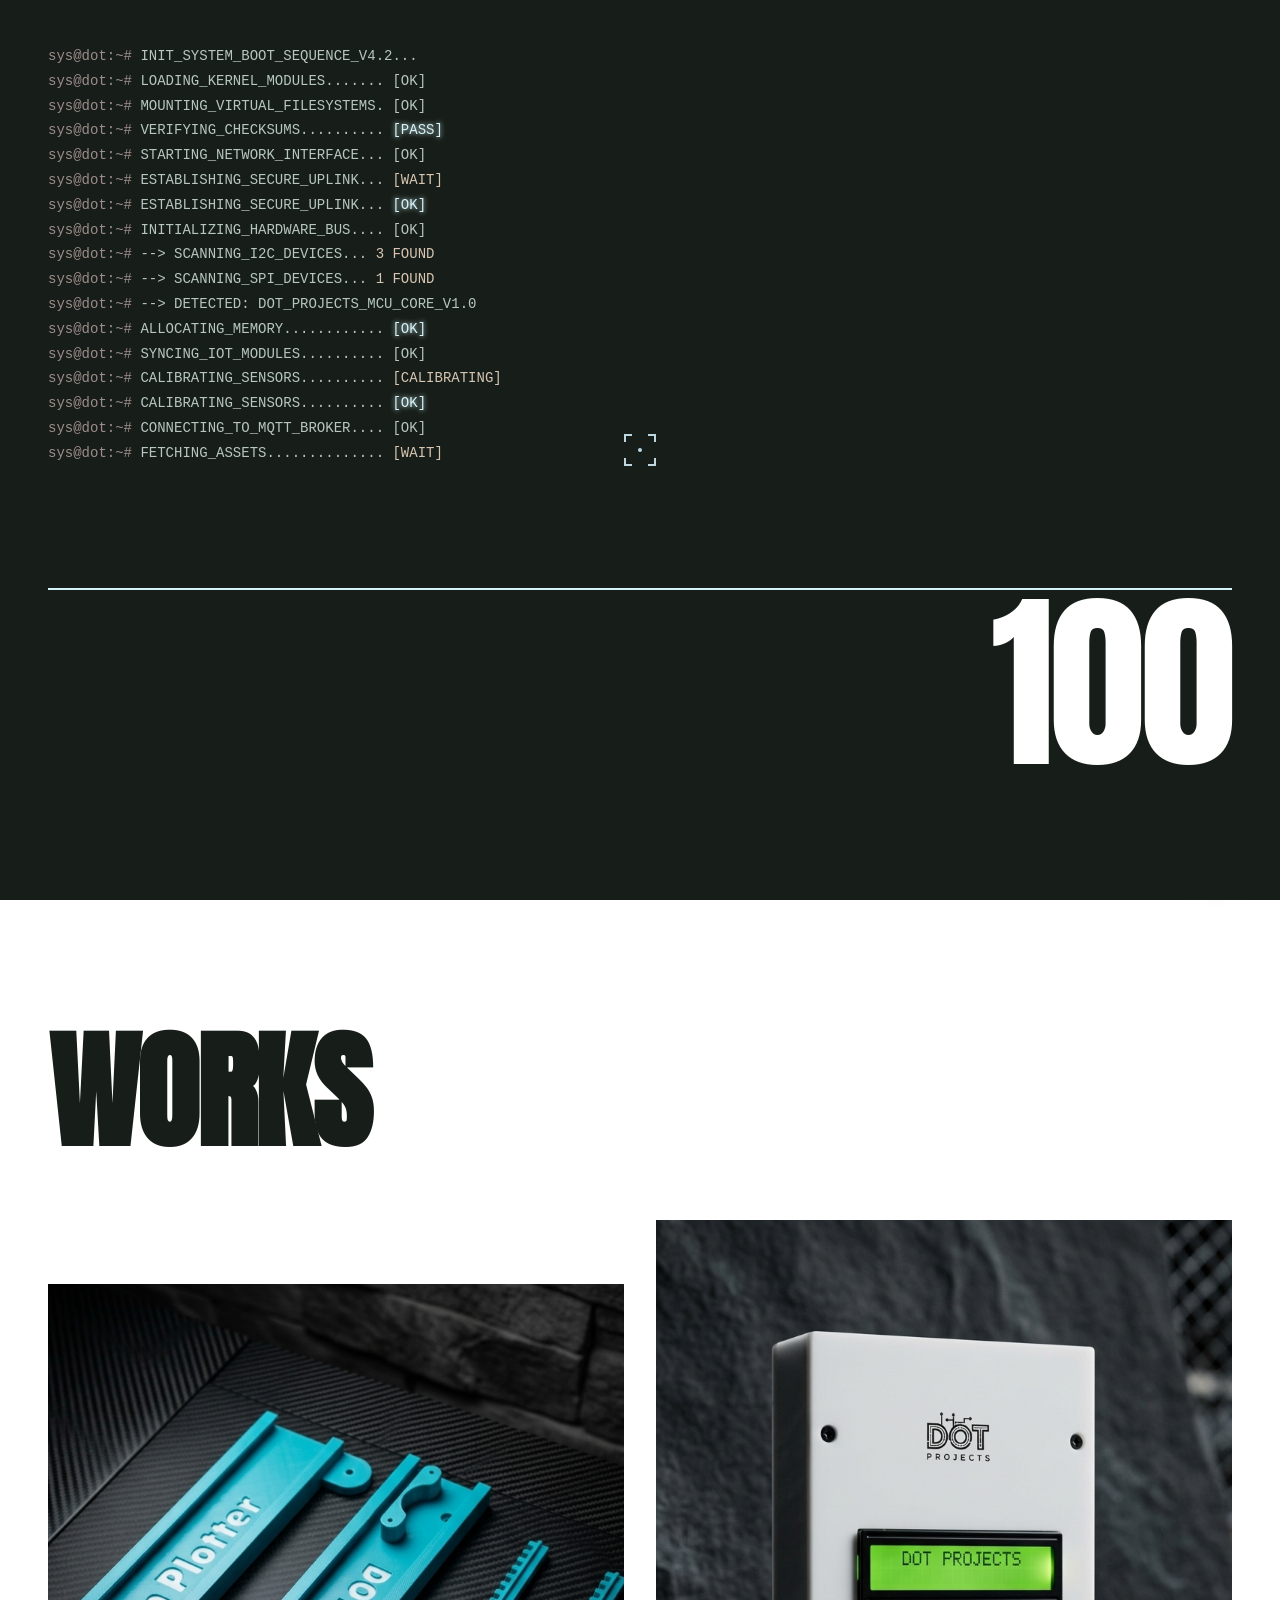
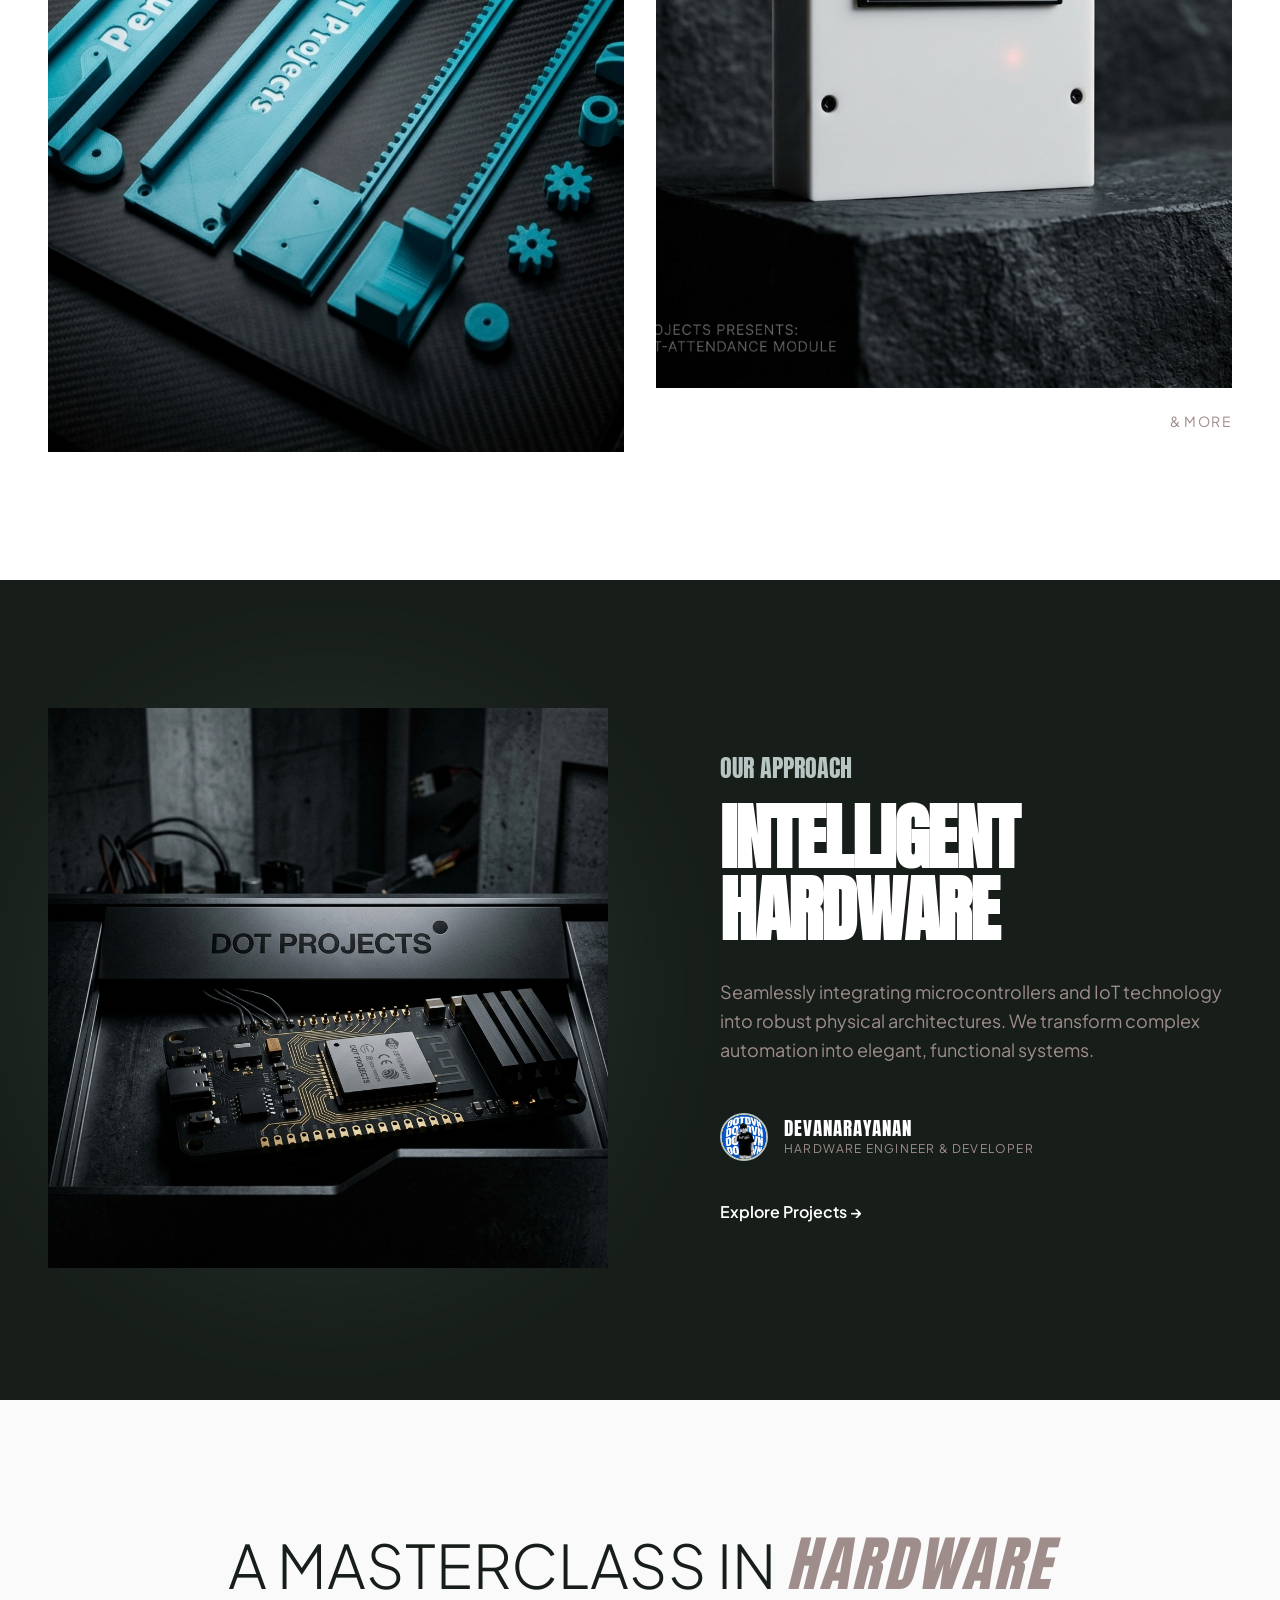
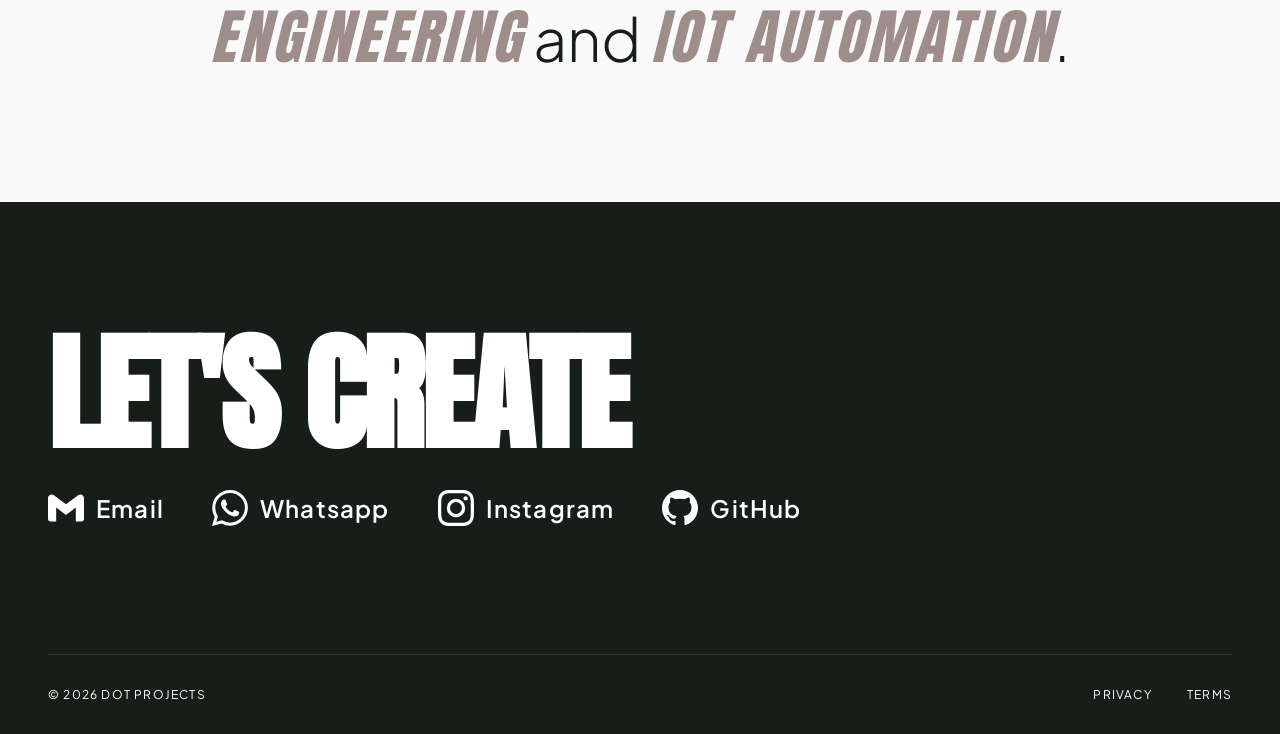
<file: index.html>
<!DOCTYPE html>
<html lang="en">

<head>
    <meta charset="UTF-8">
    <meta name="viewport" content="width=device-width, initial-scale=1.0">
    <title>DOT PROJECTS</title>
    <link rel="preconnect" href="https://fonts.googleapis.com">
    <link rel="preconnect" href="https://fonts.gstatic.com" crossorigin>
    <link
        href="https://fonts.googleapis.com/css2?family=Anton&family=Plus+Jakarta+Sans:ital,wght@0,300;0,400;0,600;1,400&display=swap"
        rel="stylesheet">
    <link rel="stylesheet" href="style.css">
</head>

<body>

    <!-- Terminal Preloader -->
    <div id="preloader" class="terminal-loader">
        <div class="terminal-content">
            <div id="terminal-lines" class="terminal-lines"></div>
            <div class="loader-bottom">
                <div class="loading-bar-container">
                    <div id="loading-bar" class="loading-bar"></div>
                </div>
                <div id="loading-percentage" class="anton-display massive-percentage">00</div>
            </div>
        </div>
    </div>

    <nav class="fixed-nav">
        <div class="logo">DOTDVN</div>
        <div class="nav-links">
            <a href="#contact">Contact</a>
        </div>
    </nav>

    <section class="hero dark-section">
        <div class="ambient-orb sage-orb"></div>
        <div class="ambient-orb soft-blue-orb"></div>
        <div class="hero-content">
            <h1 class="anton-display">DOT</h1>
            <h1 class="anton-display text-outline">PROJECTS</h1>
        </div>
        <div class="hero-bottom">
            <p class="hero-desc">Dot Projects builds innovative IoT solutions that connect devices, enable automation,
                and solve real-world problems. We turn ideas into smart, efficient, and practical systems.</p>
        </div>
        <div class="scroll-indicator center-scroll">
            <svg viewBox="0 0 24 24" width="24" height="24" fill="none" stroke="currentColor" stroke-width="2" stroke-linecap="round" stroke-linejoin="round">
                <polyline points="6 9 12 15 18 9"></polyline>
            </svg>
        </div>
    </section>

    <section id="work" class="portfolio light-section">
        <h2 class="section-heading anton-display">WORKS</h2>
        <div class="masonry-grid">
            <div class="grid-item item-even">
                <div class="image-wrapper">
                    <img src="assets/cnc_premium.png" alt="Project 2 - CNC Pen Plotter">
                </div>
            </div>
            <div class="grid-item">
                <div class="image-wrapper">
                    <img src="assets/rfid_premium.png" alt="Project 1 - RFID Attendance">
                </div>
                <p class="taupe-text"
                    style="margin-top: 1.5rem; font-size: 0.875rem; text-transform: uppercase; letter-spacing: 0.1em; text-align: right;">
                    &amp; More</p>
            </div>

        </div>
    </section>

    <section id="featured" class="featured dark-section">
        <div class="featured-left">
            <div class="cyan-offset"></div>
            <img src="assets/dot_projects_branding.png" alt="DOT Projects Branding">
        </div>
        <div class="featured-right">
            <span class="sage-label">OUR APPROACH</span>
            <h2 class="featured-heading anton-display">INTELLIGENT HARDWARE</h2>
            <p class="taupe-text">Seamlessly integrating microcontrollers and IoT technology into robust physical
                architectures. We transform complex automation into elegant, functional systems.</p>
            
            <div class="developer-profile" style="display: flex; align-items: center; gap: 1rem; margin: 2rem 0;">
                <a href="assets/dotdvn.jpeg" target="_blank" style="display: block; width: 48px; height: 48px; border-radius: 50%; text-decoration: none;" aria-label="View Profile Picture">
                    <img src="assets/dotdvn.jpeg" alt="Devanarayanan" class="developer-avatar" style="width: 100%; height: 100%; border-radius: 50%; object-fit: cover; border: 2px solid var(--color-sage, #a3b18a); transition: transform 0.3s ease; cursor: pointer;" onmouseover="this.style.transform='scale(1.1)'" onmouseout="this.style.transform='scale(1)'">
                </a>
                <div class="developer-details" style="display: flex; flex-direction: column;">
                    <span class="developer-name" style="font-family: 'Anton', sans-serif; letter-spacing: 0.05em; font-size: 1.2rem; color: var(--color-white, #f4f4f0); line-height: 1;">DEVANARAYANAN</span>
                    <span class="developer-role" style="font-size: 0.75rem; color: var(--color-taupe, #a1a1aa); text-transform: uppercase; letter-spacing: 0.1em; margin-top: 4px;">Hardware Engineer & Developer</span>
                </div>
            </div>

            <a href="projects.html" class="arrow-link">Explore Projects →</a>
        </div>
    </section>

    <section id="about" class="capabilities light-section" style="text-align: center;">
        <h2 class="large-heading" style="max-width: 1000px; margin: 0 auto;">A MASTERCLASS IN
            <i>HARDWARE ENGINEERING</i> and
            <i>IOT AUTOMATION</i>.
        </h2>
    </section>

    <footer id="contact" class="footer dark-section">
        <div class="footer-content">
            <h2 class="anton-display massive-text">LET'S CREATE</h2>
            <div class="footer-contact-links" style="display: flex; gap: 3rem; align-items: center; flex-wrap: wrap;">
                <a href="mailto:dotdvn16@gmail.com"
                    style="display: flex; align-items: center; gap: 12px; color: var(--color-white); text-decoration: none; font-size: 1.5rem; transition: color 0.3s;"
                    onmouseover="this.style.color='#EA4335'" onmouseout="this.style.color='var(--color-white)'">
                    <svg viewBox="0 0 24 24" width="36" height="36" fill="currentColor">
                        <path
                            d="M24 5.457v13.909c0 .904-.732 1.636-1.636 1.636h-3.819V11.73L12 16.64l-6.545-4.91v9.273H1.636A1.636 1.636 0 0 1 0 19.366V5.457c0-2.023 2.309-3.178 3.927-1.964L5.455 4.64 12 9.548l6.545-4.91 1.528-1.145C21.69 2.28 24 3.434 24 5.457z" />
                    </svg>
                    <span style="font-weight: 600; letter-spacing: 0.05em;">Email</span>
                </a>
                <a href="https://wa.me/+918921546426" target="_blank"
                    style="display: flex; align-items: center; gap: 12px; color: var(--color-white); text-decoration: none; font-size: 1.5rem; transition: color 0.3s;"
                    onmouseover="this.style.color='#25D366'" onmouseout="this.style.color='var(--color-white)'">
                    <svg viewBox="0 0 24 24" width="36" height="36" fill="currentColor">
                        <path
                            d="M17.472 14.382c-.297-.149-1.758-.867-2.03-.967-.273-.099-.471-.148-.67.15-.197.297-.767.966-.94 1.164-.173.199-.347.223-.644.075-.297-.15-1.255-.463-2.39-1.475-.883-.788-1.48-1.761-1.653-2.059-.173-.297-.018-.458.13-.606.134-.133.298-.347.446-.52.149-.174.198-.298.298-.497.099-.198.05-.371-.025-.52-.075-.149-.669-1.612-.916-2.207-.242-.579-.487-.5-.669-.51-.173-.008-.371-.01-.57-.01-.198 0-.52.074-.792.372-.272.297-1.04 1.016-1.04 2.479 0 1.462 1.065 2.875 1.213 3.074.149.198 2.096 3.2 5.077 4.487.709.306 1.262.489 1.694.625.712.227 1.36.195 1.871.118.571-.085 1.758-.719 2.006-1.413.248-.694.248-1.289.173-1.413-.074-.124-.272-.198-.57-.347m-5.421 7.403h-.004a9.87 9.87 0 01-5.031-1.378l-.361-.214-3.741.982.998-3.648-.235-.374a9.86 9.86 0 01-1.51-5.26c.001-5.45 4.436-9.884 9.888-9.884 2.64 0 5.122 1.03 6.988 2.898a9.825 9.825 0 012.893 6.994c-.003 5.45-4.437 9.884-9.885 9.884m8.413-18.297A11.815 11.815 0 0012.05 0C5.495 0 .16 5.335.157 11.892c0 2.096.547 4.142 1.588 5.945L.057 24l6.305-1.654a11.882 11.882 0 005.683 1.448h.005c6.554 0 11.89-5.335 11.893-11.893a11.821 11.821 0 00-3.48-8.413Z" />
                    </svg>
                    <span style="font-weight: 600; letter-spacing: 0.05em;">Whatsapp</span>
                </a>
                <a href="https://www.instagram.com/dotdvn.exe/" target="_blank"
                    style="display: flex; align-items: center; gap: 12px; color: var(--color-white); text-decoration: none; font-size: 1.5rem; transition: color 0.3s;"
                    onmouseover="this.style.color='#E1306C'" onmouseout="this.style.color='var(--color-white)'">
                    <svg viewBox="0 0 24 24" width="36" height="36" fill="currentColor">
                        <path
                            d="M12 2.163c3.204 0 3.584.012 4.85.07 3.252.148 4.771 1.691 4.919 4.919.058 1.265.069 1.645.069 4.849 0 3.205-.012 3.584-.069 4.849-.149 3.225-1.664 4.771-4.919 4.919-1.266.058-1.644.07-4.85.07-3.204 0-3.584-.012-4.849-.07-3.26-.149-4.771-1.699-4.919-4.92-.058-1.265-.07-1.644-.07-4.849 0-3.204.013-3.583.07-4.849.149-3.227 1.664-4.771 4.919-4.919 1.266-.057 1.645-.069 4.849-.069zM12 0C8.741 0 8.333.014 7.053.072 2.695.272.273 2.69.073 7.052.014 8.333 0 8.741 0 12c0 3.259.014 3.668.072 4.948.2 4.358 2.618 6.78 6.98 6.98C8.333 23.986 8.741 24 12 24c3.259 0 3.668-.014 4.948-.072 4.354-.2 6.782-2.618 6.979-6.98.059-1.28.073-1.689.073-4.948 0-3.259-.014-3.667-.072-4.947-.196-4.354-2.617-6.78-6.979-6.98C15.668.014 15.259 0 12 0zm0 5.838a6.162 6.162 0 100 12.324 6.162 6.162 0 000-12.324zM12 16a4 4 0 110-8 4 4 0 010 8zm6.406-11.845a1.44 1.44 0 100 2.881 1.44 1.44 0 000-2.881z" />
                    </svg>
                    <span style="font-weight: 600; letter-spacing: 0.05em;">Instagram</span>
                </a>
                <a href="https://github.com/dotdvn" target="_blank"
                    style="display: flex; align-items: center; gap: 12px; color: var(--color-white); text-decoration: none; font-size: 1.5rem; transition: color 0.3s;"
                    onmouseover="this.style.color='#d5f4f9'" onmouseout="this.style.color='var(--color-white)'">
                    <svg viewBox="0 0 24 24" width="36" height="36" fill="currentColor">
                        <path
                            d="M12 0c-6.626 0-12 5.373-12 12 0 5.302 3.438 9.8 8.207 11.387.599.111.793-.261.793-.577v-2.234c-3.338.726-4.033-1.416-4.033-1.416-.546-1.387-1.333-1.756-1.333-1.756-1.089-.745.083-.729.083-.729 1.205.084 1.839 1.237 1.839 1.237 1.07 1.834 2.807 1.304 3.492.997.107-.775.418-1.305.762-1.604-2.665-.305-5.467-1.334-5.467-5.931 0-1.311.469-2.381 1.236-3.221-.124-.303-.535-1.524.117-3.176 0 0 1.008-.322 3.301 1.23.957-.266 1.983-.399 3.003-.404 1.02.005 2.047.138 3.006.404 2.291-1.552 3.297-1.23 3.297-1.23.653 1.653.242 2.874.118 3.176.77.84 1.235 1.911 1.235 3.221 0 4.609-2.807 5.624-5.479 5.921.43.372.823 1.102.823 2.222v3.293c0 .319.192.694.801.576 4.765-1.589 8.199-6.086 8.199-11.386 0-6.627-5.373-12-12-12z" />
                    </svg>
                    <span style="font-weight: 600; letter-spacing: 0.05em;">GitHub</span>
                </a>
            </div>
        </div>
        <div class="footer-bottom">
            <div class="copyright">© 2026 DOT PROJECTS</div>
            <div class="legal-links">
                <a href="#">PRIVACY</a>
                <a href="#">TERMS</a>
            </div>
        </div>
    </footer>

    <!-- Chatbot UI -->
    <div class="chatbot-container">
        <div class="chatbot-window" id="chatbotWindow">
            <div class="chatbot-header">
                <h3>DOT AI</h3>
                <div class="header-right" style="display: flex; align-items: center; gap: 16px;">
                    <div class="status-indicator">
                        <span class="status-dot"></span> ONLINE
                    </div>
                    <button id="closeChat" class="close-btn">&times;</button>
                </div>
            </div>
            <div class="chatbot-body" id="chatBody">
            </div>
            <div class="chatbot-footer">
                <input type="text" id="chatInput" placeholder="Type a message...">
                <button id="sendBtn">SEND</button>
            </div>
        </div>
        <button class="chatbot-toggle" id="chatbotToggle">
            <svg viewBox="0 0 24 24" width="28" height="28" fill="none" stroke="currentColor" stroke-width="2"
                stroke-linecap="round" stroke-linejoin="round">
                <rect x="3" y="11" width="18" height="10" rx="2"></rect>
                <circle cx="12" cy="5" r="2"></circle>
                <path d="M12 7v4"></path>
                <line x1="8" y1="16" x2="8.01" y2="16"></line>
                <line x1="16" y1="16" x2="16.01" y2="16"></line>
            </svg>
        </button>
    </div>

    <div class="target-cursor" id="target-cursor">
        <div class="bracket top-left"></div>
        <div class="bracket top-right"></div>
        <div class="bracket bottom-left"></div>
        <div class="bracket bottom-right"></div>
        <div class="target-dot"></div>
    </div>

    <script src="main.js"></script>
</body>

</html>
</file>
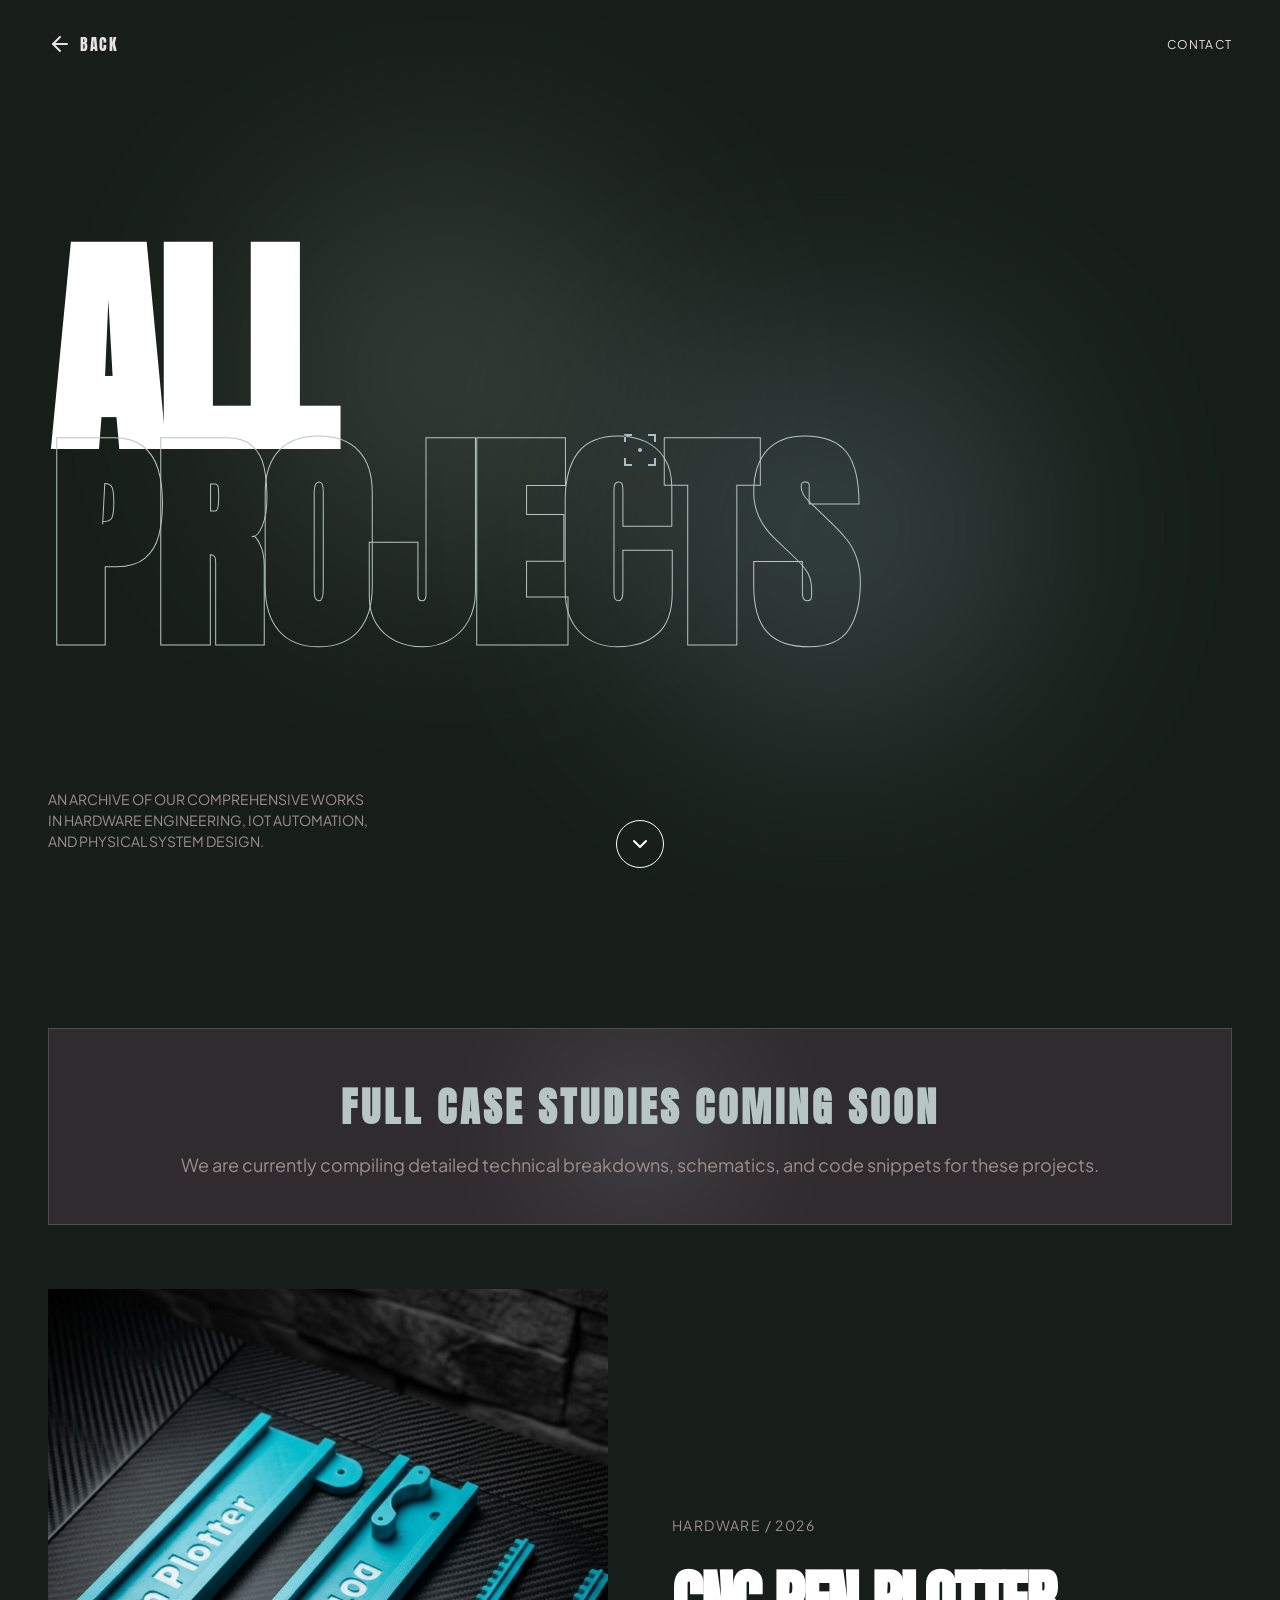
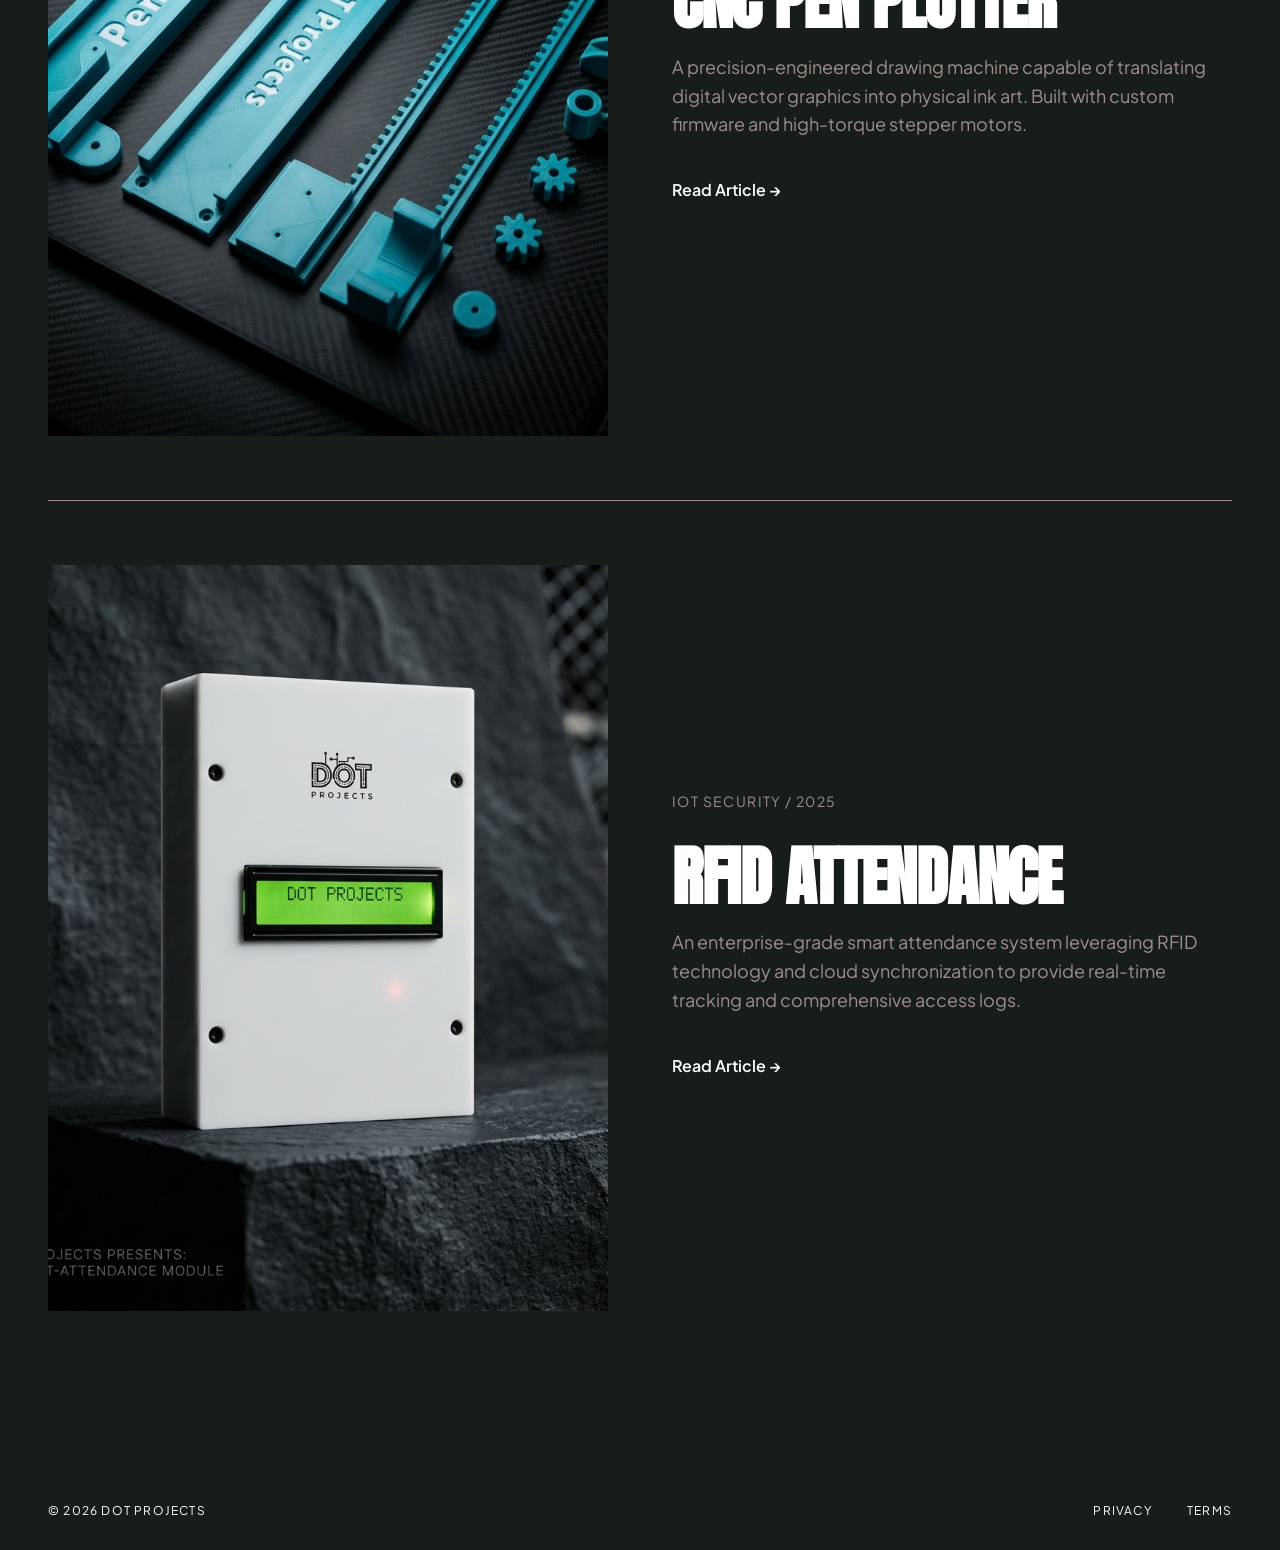
<file: projects.html>
<!DOCTYPE html>
<html lang="en">

<head>
    <meta charset="UTF-8">
    <meta name="viewport" content="width=device-width, initial-scale=1.0">
    <title>DOT PROJECTS - Works</title>
    <link rel="preconnect" href="https://fonts.googleapis.com">
    <link rel="preconnect" href="https://fonts.gstatic.com" crossorigin>
    <link
        href="https://fonts.googleapis.com/css2?family=Anton&family=Plus+Jakarta+Sans:ital,wght@0,300;0,400;0,600;1,400&display=swap"
        rel="stylesheet">
    <link rel="stylesheet" href="style.css">
</head>

<body>
    <nav class="fixed-nav">
        <a href="index.html" class="back-link" style="text-decoration: none; color: inherit; display: flex; align-items: center; gap: 8px; font-family: var(--font-heading); letter-spacing: 0.1em; transition: transform 0.3s ease;" onmouseover="this.style.transform='translateX(-5px)'" onmouseout="this.style.transform='translateX(0)'">
            <svg viewBox="0 0 24 24" width="24" height="24" fill="none" stroke="currentColor" stroke-width="2" stroke-linecap="round" stroke-linejoin="round">
                <line x1="19" y1="12" x2="5" y2="12"></line>
                <polyline points="12 19 5 12 12 5"></polyline>
            </svg>
            BACK
        </a>
        <div class="nav-links">
            <a href="index.html#contact">Contact</a>
        </div>
    </nav>

    <section class="hero dark-section">
        <div class="ambient-orb sage-orb"></div>
        <div class="ambient-orb soft-blue-orb"></div>
        <div class="hero-content">
            <h1 class="anton-display">ALL</h1>
            <h1 class="anton-display text-outline">PROJECTS</h1>
        </div>
        <div class="hero-bottom">
            <p class="hero-desc">An archive of our comprehensive works in hardware engineering, IoT automation, and physical system design.</p>
        </div>
        <div class="scroll-indicator center-scroll">
            <svg viewBox="0 0 24 24" width="24" height="24" fill="none" stroke="currentColor" stroke-width="2" stroke-linecap="round" stroke-linejoin="round">
                <polyline points="6 9 12 15 18 9"></polyline>
            </svg>
        </div>
    </section>

    <section class="dark-section">
        <div class="article-list" style="max-width: 1200px; margin: 0 auto; display: flex; flex-direction: column; gap: 4rem;">
            
            <div class="coming-soon-banner reveal" style="background-color: var(--color-charcoal); border: 1px solid rgba(183, 198, 194, 0.2); padding: 3rem; text-align: center; position: relative; overflow: hidden;">
                <div class="cyan-offset" style="width: 200px; height: 200px; filter: blur(60px); opacity: 0.1;"></div>
                <h3 class="anton-display" style="font-size: 2.5rem; color: var(--color-sage); letter-spacing: 0.1em; position: relative; z-index: 1;">FULL CASE STUDIES COMING SOON</h3>
                <p class="taupe-text" style="margin-top: 1rem; font-size: 1.125rem; position: relative; z-index: 1;">We are currently compiling detailed technical breakdowns, schematics, and code snippets for these projects.</p>
            </div>

            <!-- Article 1 -->
            <article class="article-item" style="display: grid; grid-template-columns: 1fr 1fr; gap: 4rem; align-items: center; border-bottom: 1px solid var(--color-taupe); padding-bottom: 4rem;">
                <div class="image-wrapper reveal">
                    <img src="assets/cnc_premium.png" alt="CNC Pen Plotter">
                    <div class="hover-overlay">
                        <div class="view-badge">READ</div>
                    </div>
                </div>
                <div class="article-content reveal">
                    <span class="taupe-label">Hardware / 2026</span>
                    <h2 class="anton-display" style="font-size: 4rem; margin-bottom: 1rem; line-height: 1.1;">CNC PEN PLOTTER</h2>
                    <p class="taupe-text" style="font-size: 1.125rem; line-height: 1.6; margin-bottom: 2rem;">A precision-engineered drawing machine capable of translating digital vector graphics into physical ink art. Built with custom firmware and high-torque stepper motors.</p>
                    <a href="#" class="arrow-link">Read Article →</a>
                </div>
            </article>

            <!-- Article 2 -->
            <article class="article-item" style="display: grid; grid-template-columns: 1fr 1fr; gap: 4rem; align-items: center;">
                <div class="article-content reveal" style="order: 2;">
                    <span class="taupe-label">IoT Security / 2025</span>
                    <h2 class="anton-display" style="font-size: 4rem; margin-bottom: 1rem; line-height: 1.1;">RFID ATTENDANCE</h2>
                    <p class="taupe-text" style="font-size: 1.125rem; line-height: 1.6; margin-bottom: 2rem;">An enterprise-grade smart attendance system leveraging RFID technology and cloud synchronization to provide real-time tracking and comprehensive access logs.</p>
                    <a href="#" class="arrow-link">Read Article →</a>
                </div>
                <div class="image-wrapper reveal" style="order: 1;">
                    <img src="assets/rfid_premium.png" alt="RFID Attendance">
                    <div class="hover-overlay">
                        <div class="view-badge">READ</div>
                    </div>
                </div>
            </article>
        </div>
    </section>

    <footer id="contact" class="footer dark-section" style="padding-top: 4rem; padding-bottom: 2rem;">
        <div class="footer-bottom" style="border-top: none; margin-top: 0; padding-top: 0;">
            <div class="copyright">© 2026 DOT PROJECTS</div>
            <div class="legal-links">
                <a href="#">PRIVACY</a>
                <a href="#">TERMS</a>
            </div>
        </div>
    </footer>

    <div class="target-cursor" id="target-cursor">
        <div class="bracket top-left"></div>
        <div class="bracket top-right"></div>
        <div class="bracket bottom-left"></div>
        <div class="bracket bottom-right"></div>
        <div class="target-dot"></div>
    </div>

    <script src="main.js"></script>
    <style>
        @media (max-width: 768px) {
            .article-item {
                grid-template-columns: 1fr !important;
                gap: 2rem !important;
            }
            .article-item .article-content {
                order: 2 !important;
            }
            .article-item .image-wrapper {
                order: 1 !important;
            }
            .hero {
                height: 40vh !important;
                padding-top: 10vh !important;
            }
            .hero-content h1 {
                font-size: 20vw !important;
            }
        }
    </style>
</body>
</html>
</file>
<file: style.css>
:root {
    --color-navy: #171e19;
    --color-sage: #b7c6c2;
    --color-white: #ffffff;
    --color-taupe: #9f8d8b;
    --color-beige: #d7c5b2;
    --color-cyan: #d5f4f9;
    --color-soft-blue: #bbe2f5;
    --color-charcoal: #302b2f;

    --font-heading: 'Anton', sans-serif;
    --font-body: 'Plus Jakarta Sans', sans-serif;

    --transition-fluid: 0.5s cubic-bezier(0.16, 1, 0.3, 1);
    --transition-slow: 1000ms cubic-bezier(0.16, 1, 0.3, 1);
}

* {
    margin: 0;
    padding: 0;
    box-sizing: border-box;
}

html {
    scroll-behavior: smooth;
}

body {
    font-family: var(--font-body);
    background-color: var(--color-navy);
    color: var(--color-white);
    overflow-x: hidden;
}

body.no-scroll {
    overflow: hidden;
}

/* Typography Utilities */
.anton-display {
    font-family: var(--font-heading);
    text-transform: uppercase;
    letter-spacing: -0.02em; /* tracking-tighter */
}

.text-outline {
    color: transparent;
    -webkit-text-stroke: 1px var(--color-sage);
}

.taupe-text { color: var(--color-taupe); }
.sage-label { color: var(--color-sage); font-family: var(--font-heading); font-size: 1.5rem; display: block; margin-bottom: 1rem;}
.taupe-label { color: var(--color-taupe); font-size: 0.875rem; text-transform: uppercase; letter-spacing: 0.1em; display: block; margin-bottom: 2rem;}

/* Navigation */
.fixed-nav {
    position: fixed;
    top: 0;
    left: 0;
    width: 100%;
    padding: 32px 48px;
    display: flex;
    justify-content: space-between;
    align-items: center;
    mix-blend-mode: difference;
    z-index: 100;
    color: var(--color-white);
}

.logo {
    font-family: var(--font-heading);
    font-size: 1.5rem; /* 2xl */
    letter-spacing: 0.1em; /* tracking-widest */
}

.nav-links {
    display: flex;
    align-items: center;
    gap: 2rem;
}

.nav-links a {
    color: var(--color-white);
    text-decoration: none;
    font-size: 12px;
    text-transform: uppercase;
    letter-spacing: 0.1em;
}

.btn-outline {
    background: transparent;
    border: 1px solid var(--color-white);
    color: var(--color-white);
    padding: 12px 24px;
    font-family: var(--font-body);
    font-size: 12px;
    text-transform: uppercase;
    letter-spacing: 0.1em;
    transition: background var(--transition-fluid), color var(--transition-fluid);
}

.btn-outline:hover {
    background: var(--color-white);
    color: var(--color-navy);
}

/* Sections */
section {
    padding: 8rem 48px;
}

.dark-section {
    background-color: var(--color-navy);
    color: var(--color-white);
}

.light-section {
    background-color: var(--color-white);
    color: var(--color-navy);
}

/* Hero */
.hero {
    height: 100vh;
    display: flex;
    flex-direction: column;
    justify-content: center;
    position: relative;
    overflow: hidden;
    padding: 0 48px;
}

.ambient-orb {
    position: absolute;
    width: 384px;
    height: 384px;
    border-radius: 50%;
    filter: blur(120px);
    opacity: 0.2;
    z-index: 0;
    animation: float 6s ease-in-out infinite;
}

.sage-orb {
    background-color: var(--color-sage);
    top: 20%;
    left: 20%;
}

.soft-blue-orb {
    background-color: var(--color-soft-blue);
    bottom: 20%;
    right: 20%;
    animation-delay: -3s;
}

@keyframes float {
    0%, 100% { transform: translateY(0); }
    50% { transform: translateY(-20px); }
}

.hero-content {
    position: relative;
    z-index: 1;
}

.hero-content h1 {
    font-size: 18vw;
    line-height: 0.85;
    margin: 0;
}

.hero-bottom {
    position: absolute;
    bottom: 48px;
    left: 48px;
    right: 48px;
    display: flex;
    justify-content: space-between;
    align-items: flex-end;
    z-index: 1;
}

.hero-desc {
    max-width: 320px;
    color: var(--color-taupe);
    text-transform: uppercase;
    font-size: 0.875rem;
    line-height: 1.5;
}

.scroll-indicator {
    width: 48px;
    height: 48px;
    border: 1px solid var(--color-white);
    border-radius: 50%;
    display: flex;
    justify-content: center;
    align-items: center;
    animation: bounce 2s infinite;
}

@keyframes bounce {
    0%, 20%, 50%, 80%, 100% { transform: translateY(0); }
    40% { transform: translateY(-10px); }
    60% { transform: translateY(-5px); }
}

.center-scroll {
    position: absolute;
    bottom: 32px;
    left: 50%;
    margin-left: -24px; /* Centers the 48px width perfectly */
    z-index: 10;
}

/* Portfolio */
.portfolio {
    background-color: var(--color-white);
    color: var(--color-navy);
}

.section-heading {
    font-size: 8rem; /* 9xl approx */
    color: var(--color-navy);
    margin-bottom: 4rem;
    line-height: 1;
}

.masonry-grid {
    display: grid;
    grid-template-columns: 1fr 1fr;
    gap: 2rem;
    align-items: start;
}

.item-even {
    margin-top: 4rem; /* 64px offset */
}

.image-wrapper {
    position: relative;
    overflow: hidden;
    aspect-ratio: 3/4; /* Default */
}

.image-wrapper img {
    width: 100%;
    height: 100%;
    object-fit: cover;
    transition: transform var(--transition-fluid);
}

.hover-overlay {
    position: absolute;
    inset: 0;
    background-color: rgba(23, 30, 25, 0.6); /* Navy/60 */
    opacity: 0;
    transition: opacity var(--transition-fluid);
    display: flex;
    justify-content: center;
    align-items: center;
    pointer-events: none;
}

.view-badge {
    width: 96px;
    height: 96px;
    background-color: var(--color-white);
    border-radius: 50%;
    display: flex;
    justify-content: center;
    align-items: center;
    font-family: var(--font-heading);
    font-size: 14px;
    letter-spacing: 0.1em;
    color: var(--color-navy);
}

.image-wrapper:hover img {
    transform: scale(1.1);
}

.image-wrapper:hover .hover-overlay {
    opacity: 1;
}

/* Featured Section */
.featured {
    display: grid;
    grid-template-columns: 1fr 1fr;
    gap: 4rem;
    align-items: center;
}

.featured-left {
    position: relative;
}

.cyan-offset {
    position: absolute;
    top: 50%;
    left: 50%;
    width: 80%;
    height: 80%;
    background-color: var(--color-cyan);
    filter: blur(100px);
    opacity: 0.15;
    transform: translate(-50%, -50%);
    z-index: 0;
    border-radius: 50%;
    pointer-events: none;
}

.featured-left img {
    width: 100%;
    position: relative;
    z-index: 1;
}

.featured-heading {
    font-size: 4.5rem; /* 7xl */
    margin-bottom: 2rem;
    line-height: 1;
}

.featured-right {
    padding-left: 3rem;
    position: relative;
    z-index: 10;
}

.featured-right p {
    font-size: 1.125rem;
    line-height: 1.6;
    margin-bottom: 3rem;
}

.arrow-link {
    color: var(--color-white);
    text-decoration: none;
    font-weight: 600;
    display: inline-flex;
    align-items: center;
    transition: transform var(--transition-fluid);
    position: relative;
    z-index: 20;
    padding: 0.5rem 0;
}

.arrow-link:hover {
    transform: translateX(8px);
}

/* Capabilities */
.capabilities {
    background-color: #fafafa;
}

.split-grid {
    display: grid;
    grid-template-columns: repeat(12, 1fr);
    gap: 2rem;
}

.capabilities-list {
    grid-column: span 4;
}

.capabilities-list ul {
    list-style: none;
}

.capabilities-list li {
    font-size: 1.25rem;
    margin-bottom: 1.5rem;
    display: flex;
    align-items: center;
    cursor: default;
}

.capabilities-list li::before {
    content: '';
    display: block;
    width: 40px;
    height: 1px;
    background-color: var(--color-navy);
    margin-right: 1rem;
    transition: width var(--transition-fluid);
}

.capabilities-list li:hover::before {
    width: 64px;
}

.capabilities-heading {
    grid-column: span 8;
}

.large-heading {
    font-size: 3.75rem; /* 6xl */
    font-weight: 300;
    line-height: 1.2;
}

.large-heading i {
    color: var(--color-taupe);
    font-family: var(--font-heading);
    font-style: italic;
    letter-spacing: 0.05em;
}

/* Testimonial */
.testimonial {
    background-color: var(--color-charcoal);
    position: relative;
    overflow: hidden;
    text-align: center;
    padding: 12rem 48px;
}

.quote-mark {
    position: absolute;
    top: 50%;
    left: 50%;
    transform: translate(-50%, -50%);
    font-family: var(--font-heading);
    font-size: 30rem;
    color: var(--color-navy);
    opacity: 0.3;
    line-height: 1;
    z-index: 0;
    pointer-events: none;
}

.testimonial-content {
    position: relative;
    z-index: 1;
    max-width: 800px;
    margin: 0 auto;
}

.quote-text {
    font-size: 3rem; /* 5xl */
    margin-bottom: 4rem;
    line-height: 1.1;
}

.bio-section {
    display: flex;
    flex-direction: column;
    align-items: center;
    gap: 1rem;
}

.avatar {
    width: 64px;
    height: 64px;
    border-radius: 50%;
    object-fit: cover;
}

.anton-name {
    font-family: var(--font-heading);
    color: var(--color-taupe);
    letter-spacing: 0.05em;
}

/* Footer */
.footer {
    padding: 8rem 48px 2rem 48px;
    display: flex;
    flex-direction: column;
}

.footer-content {
    margin-bottom: 8rem;
}

.massive-text {
    font-size: 10vw; /* 9xl+ */
    line-height: 1;
    margin-bottom: 2rem;
}

.email-link {
    color: var(--color-sage);
    font-size: 2.25rem; /* 4xl */
    text-decoration: none;
    position: relative;
    display: inline-block;
}

.email-link::after {
    content: '';
    position: absolute;
    bottom: -8px;
    left: 0;
    width: 100%;
    height: 1px;
    background-color: var(--color-sage);
}

.footer-bottom {
    border-top: 1px solid rgba(255, 255, 255, 0.1);
    padding-top: 2rem;
    display: flex;
    justify-content: space-between;
    font-size: 12px;
    text-transform: uppercase;
    letter-spacing: 0.1em;
}

.legal-links a {
    color: var(--color-white);
    text-decoration: none;
    margin-left: 2rem;
}

/* Scroll Reveals */
.reveal {
    opacity: 0;
    transform: translateY(10px);
    transition: opacity var(--transition-slow), transform var(--transition-slow);
}

.reveal.active {
    opacity: 1;
    transform: translateY(0);
}

/* Responsive adjustments */
@media (max-width: 768px) {
    .fixed-nav { padding: 16px 24px; }
    .nav-links a { display: none; }
    
    .hero, section { padding: 4rem 24px; }
    .footer { padding: 4rem 24px 2rem 24px; }
    
    .hero-content h1 { font-size: 24vw; }
    
    .hero-bottom {
        bottom: 24px;
        left: 24px;
        right: 24px;
        flex-direction: column;
        align-items: flex-start;
        gap: 1.5rem;
    }
    .hero-desc { max-width: 100%; }
    
    .masonry-grid { grid-template-columns: 1fr; gap: 1.5rem; }
    .item-even { margin-top: 0; }
    
    .hover-overlay { 
        opacity: 1; 
        background: linear-gradient(to top, rgba(23, 30, 25, 0.8), transparent 50%);
        align-items: flex-end; 
        justify-content: flex-end;
        padding: 1.5rem;
    }
    .view-badge { 
        width: auto; 
        height: auto; 
        padding: 8px 16px; 
        border-radius: 24px;
        font-size: 12px;
    }
    
    .featured, .split-grid { grid-template-columns: 1fr; gap: 3rem; }
    .featured-right { padding-left: 0; }
    .featured-heading { font-size: 3.5rem; }
    
    .arrow-link {
        display: flex;
        justify-content: center;
        background-color: var(--color-white);
        color: var(--color-navy);
        padding: 16px;
        width: 100%;
        text-align: center;
        margin-top: 1rem;
        transition: none;
    }
    
    .arrow-link:hover {
        transform: none;
    }
    
    .capabilities-list, .capabilities-heading { grid-column: span 1; }
    .large-heading { font-size: 2.25rem; }
    .section-heading { font-size: 3.5rem; margin-bottom: 2rem; }
    
    .testimonial { padding: 6rem 24px; }
    .quote-text { font-size: 1.5rem; margin-bottom: 2rem; }
    .quote-mark { font-size: 15rem; }
    
    .footer-content { margin-bottom: 4rem; }
    .massive-text { font-size: 15vw; margin-bottom: 1.5rem; }
    .footer-contact-links { gap: 1.5rem !important; flex-direction: column; align-items: flex-start !important; }
    
    .footer-bottom { flex-direction: column; gap: 1rem; align-items: center; text-align: center; }
    .legal-links a { margin: 0 1rem; }
}

/* Chatbot UI */
.chatbot-container {
    position: fixed;
    bottom: 32px;
    right: 32px;
    z-index: 1000;
    display: flex;
    flex-direction: column;
    align-items: flex-end;
    pointer-events: none;
}

.chatbot-toggle {
    width: 64px;
    height: 64px;
    border-radius: 50%;
    background-color: var(--color-white);
    color: var(--color-navy);
    border: none;
    display: flex;
    justify-content: center;
    align-items: center;
    box-shadow: 0 10px 25px rgba(0,0,0,0.5);
    transition: transform var(--transition-fluid);
    pointer-events: auto;
}

.chatbot-toggle:hover {
    transform: scale(1.1);
}

.chatbot-window {
    width: 350px;
    height: 450px;
    background-color: var(--color-navy);
    border: 1px solid var(--color-sage);
    border-radius: 12px;
    margin-bottom: 20px;
    display: flex;
    flex-direction: column;
    overflow: hidden;
    opacity: 0;
    pointer-events: none;
    transform: translateY(20px);
    transition: opacity 0.3s ease, transform 0.3s ease;
    box-shadow: 0 20px 40px rgba(0,0,0,0.8);
}

.chatbot-window.active {
    opacity: 1;
    pointer-events: all;
    transform: translateY(0);
}

.chatbot-header {
    background-color: var(--color-white);
    color: var(--color-navy);
    padding: 16px 20px;
    display: flex;
    justify-content: space-between;
    align-items: center;
}

.chatbot-header h3 {
    font-family: var(--font-heading);
    letter-spacing: 0.1em;
    font-size: 1.2rem;
}

.close-btn {
    background: none;
    border: none;
    font-size: 1.5rem;
    color: var(--color-navy);
    cursor: pointer;
    line-height: 1;
    transition: transform var(--transition-fluid);
}

.close-btn:hover {
    transform: scale(1.2);
}

.chatbot-body {
    flex: 1;
    padding: 20px;
    display: flex;
    flex-direction: column;
    justify-content: flex-start;
    background-color: var(--color-navy);
    overflow-y: auto;
    gap: 12px;
}

.chat-message {
    background-color: var(--color-charcoal);
    color: var(--color-white);
    padding: 12px 16px;
    border-radius: 8px;
    max-width: 80%;
    font-size: 0.9rem;
    border-bottom-left-radius: 0;
    line-height: 1.5;
    align-self: flex-start;
}

.chat-message.user-message {
    background-color: var(--color-cyan);
    color: var(--color-navy);
    align-self: flex-end;
    border-bottom-left-radius: 8px;
    border-bottom-right-radius: 0;
}

.chatbot-footer {
    padding: 16px;
    border-top: 1px solid rgba(255,255,255,0.1);
    display: flex;
    gap: 10px;
}

.chatbot-footer input {
    flex: 1;
    background: transparent;
    border: 1px solid var(--color-taupe);
    padding: 10px 12px;
    color: var(--color-white);
    font-family: var(--font-body);
    border-radius: 4px;
    outline: none;
}

.chatbot-footer input:disabled {
    opacity: 0.5;
    cursor: not-allowed;
}

.chatbot-footer button {
    background-color: var(--color-white);
    color: var(--color-navy);
    border: none;
    padding: 0 16px;
    font-family: var(--font-heading);
    letter-spacing: 0.05em;
    cursor: pointer;
    border-radius: 4px;
    transition: background-color 0.2s;
}

.chatbot-footer button:hover {
    background-color: var(--color-cyan);
}

.chatbot-footer button:disabled {
    opacity: 0.5;
    cursor: not-allowed;
}

.status-indicator {
    display: flex;
    align-items: center;
    justify-content: center;
    gap: 8px;
    font-family: var(--font-heading);
    letter-spacing: 0.1em;
    font-size: 0.8rem;
    color: var(--color-taupe);
}

.status-dot {
    width: 8px;
    height: 8px;
    background-color: #25D366;
    border-radius: 50%;
    box-shadow: 0 0 8px rgba(37, 211, 102, 0.6);
    animation: pulse-green 2s infinite;
}

@keyframes pulse-green {
    0% { transform: scale(0.95); box-shadow: 0 0 0 0 rgba(37, 211, 102, 0.7); }
    70% { transform: scale(1); box-shadow: 0 0 0 6px rgba(37, 211, 102, 0); }
    100% { transform: scale(0.95); box-shadow: 0 0 0 0 rgba(37, 211, 102, 0); }
}

@media (max-width: 768px) {
    .chatbot-container { bottom: 20px; right: 20px; }
    .chatbot-toggle { width: 56px; height: 56px; }
    
    .chatbot-window { 
        position: fixed;
        top: 0;
        left: 0;
        width: 100vw;
        height: 100vh; /* fallback */
        height: 100dvh; /* dynamic viewport height for mobile keyboards */
        margin: 0;
        border-radius: 0;
        border: none;
        z-index: 10000;
        transform: translateY(50px);
    }
    
    .chatbot-window.active {
        transform: translateY(0);
    }
}

/* Terminal Preloader */
.terminal-loader {
    position: fixed;
    top: 0;
    left: 0;
    width: 100%;
    height: 100vh;
    background-color: var(--color-navy);
    z-index: 9999;
    display: flex;
    flex-direction: column;
    justify-content: space-between;
    padding: 48px;
    font-family: 'Courier New', Courier, monospace;
    color: var(--color-sage);
    transition: transform 0.8s cubic-bezier(0.77, 0, 0.175, 1);
}

.terminal-loader.hidden {
    transform: translateY(-100vh);
}

.terminal-lines {
    display: flex;
    flex-direction: column;
    gap: 8px;
    font-size: 0.875rem;
    line-height: 1.2;
    height: 60vh;
    overflow: hidden;
}

.terminal-line {
    opacity: 0;
    animation: fadeIn 0.1s forwards;
}

@keyframes fadeIn {
    to { opacity: 1; }
}

.terminal-line .success { color: var(--color-cyan); text-shadow: 0 0 5px var(--color-cyan); }
.terminal-line .warning { color: var(--color-beige); }
.terminal-line .error { color: #EA4335; }
.terminal-line .label { color: var(--color-taupe); }

.loader-bottom {
    display: flex;
    flex-direction: column;
    align-items: flex-end;
    gap: 1rem;
}

.loading-bar-container {
    width: 100%;
    height: 2px;
    background-color: rgba(255, 255, 255, 0.1);
    position: relative;
    overflow: hidden;
}

.loading-bar {
    position: absolute;
    top: 0;
    left: 0;
    height: 100%;
    width: 0%;
    background-color: var(--color-cyan);
    box-shadow: 0 0 10px var(--color-cyan);
    transition: width 0.1s linear;
}

.massive-percentage {
    font-size: 15vw;
    line-height: 0.8;
    color: var(--color-white);
    margin: 0;
}

@media (max-width: 768px) {
    .terminal-loader { padding: 24px; }
    .terminal-lines { height: 70vh; font-size: 0.75rem; }
    .massive-percentage { font-size: 24vw; }
}

/* Targeting Bracket Cursor */
.target-cursor {
    position: fixed;
    top: 0;
    left: 0;
    width: 32px;
    height: 32px;
    pointer-events: none;
    z-index: 10000;
    transform: translate(-50%, -50%);
    mix-blend-mode: difference;
    transition: width 0.4s cubic-bezier(0.16, 1, 0.3, 1), height 0.4s cubic-bezier(0.16, 1, 0.3, 1);
    will-change: transform, width, height;
}

.bracket {
    position: absolute;
    width: 8px;
    height: 8px;
    border: 2px solid var(--color-cyan);
    transition: border-color 0.3s;
}

.top-left { top: 0; left: 0; border-right: none; border-bottom: none; }
.top-right { top: 0; right: 0; border-left: none; border-bottom: none; }
.bottom-left { bottom: 0; left: 0; border-right: none; border-top: none; }
.bottom-right { bottom: 0; right: 0; border-left: none; border-top: none; }

.target-dot {
    position: absolute;
    top: 50%;
    left: 50%;
    width: 4px;
    height: 4px;
    background-color: var(--color-cyan);
    border-radius: 50%;
    transform: translate(-50%, -50%);
    transition: opacity 0.3s;
}

/* Hover States */
.target-cursor.hovering {
    width: 80px;
    height: 80px;
}

.target-cursor.hovering .bracket {
    border-color: var(--color-white);
}

.target-cursor.hovering .target-dot {
    opacity: 0;
}

/* Device Specific Cursor Handling */
@media (pointer: fine) {
    body, a, button, input, .chatbot-toggle, .btn-outline {
        cursor: none !important;
    }
}

@media (pointer: coarse), (max-width: 768px) {
    .target-cursor {
        display: none !important;
    }
    body {
        cursor: auto;
    }
    a, button, .chatbot-toggle, .btn-outline {
        cursor: pointer;
    }
}
</file>
